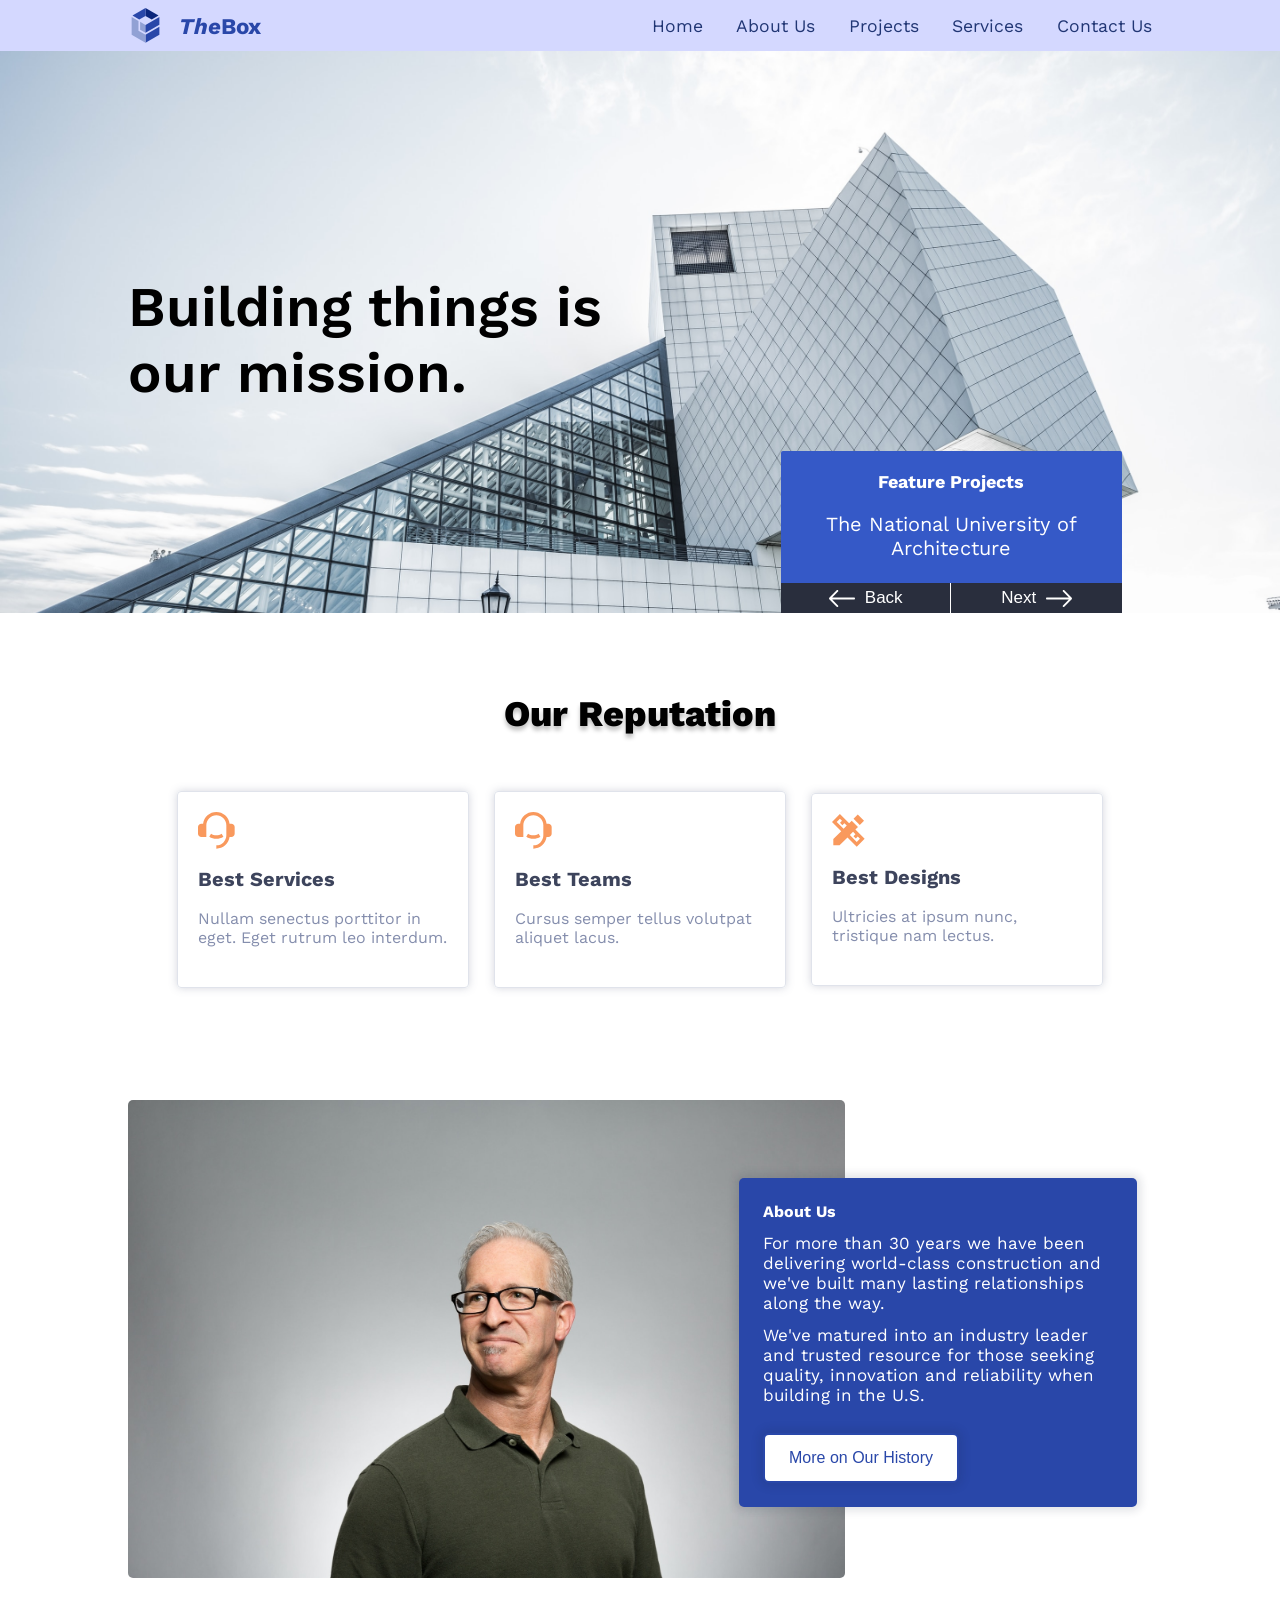
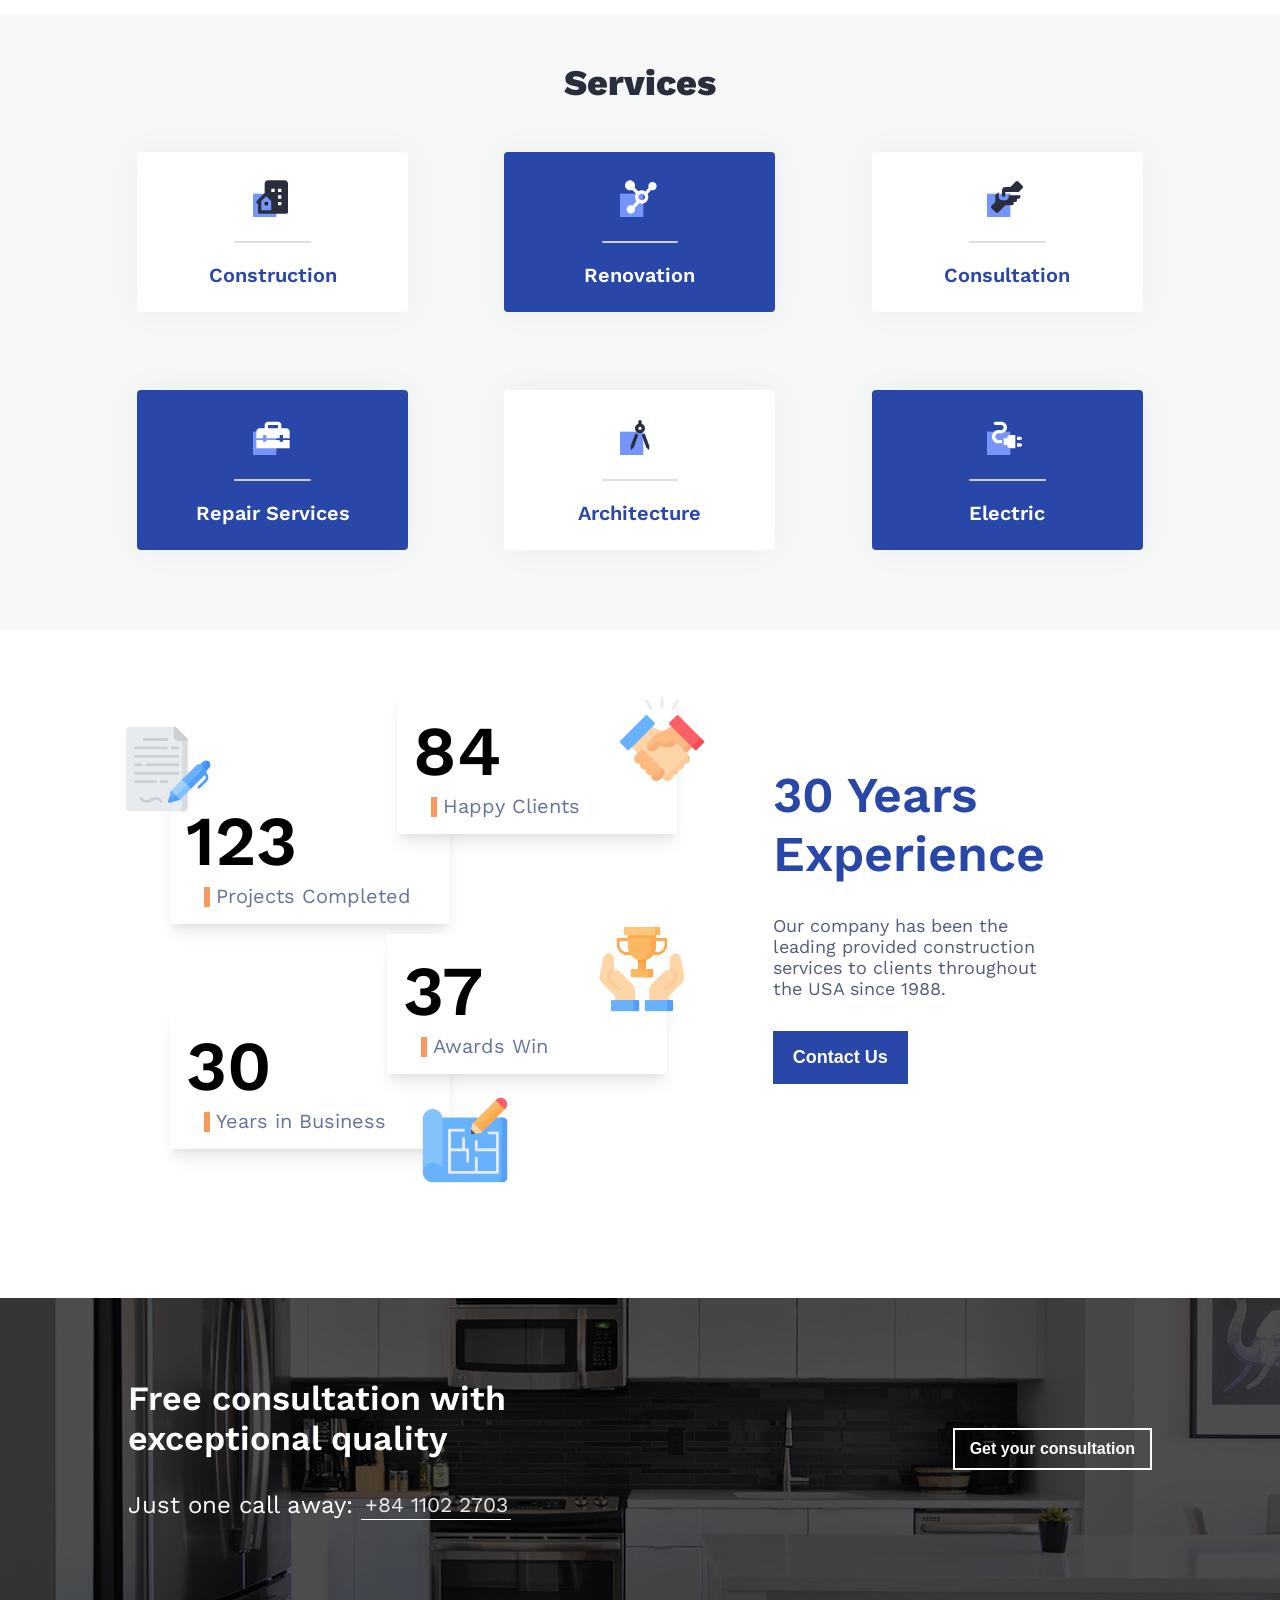
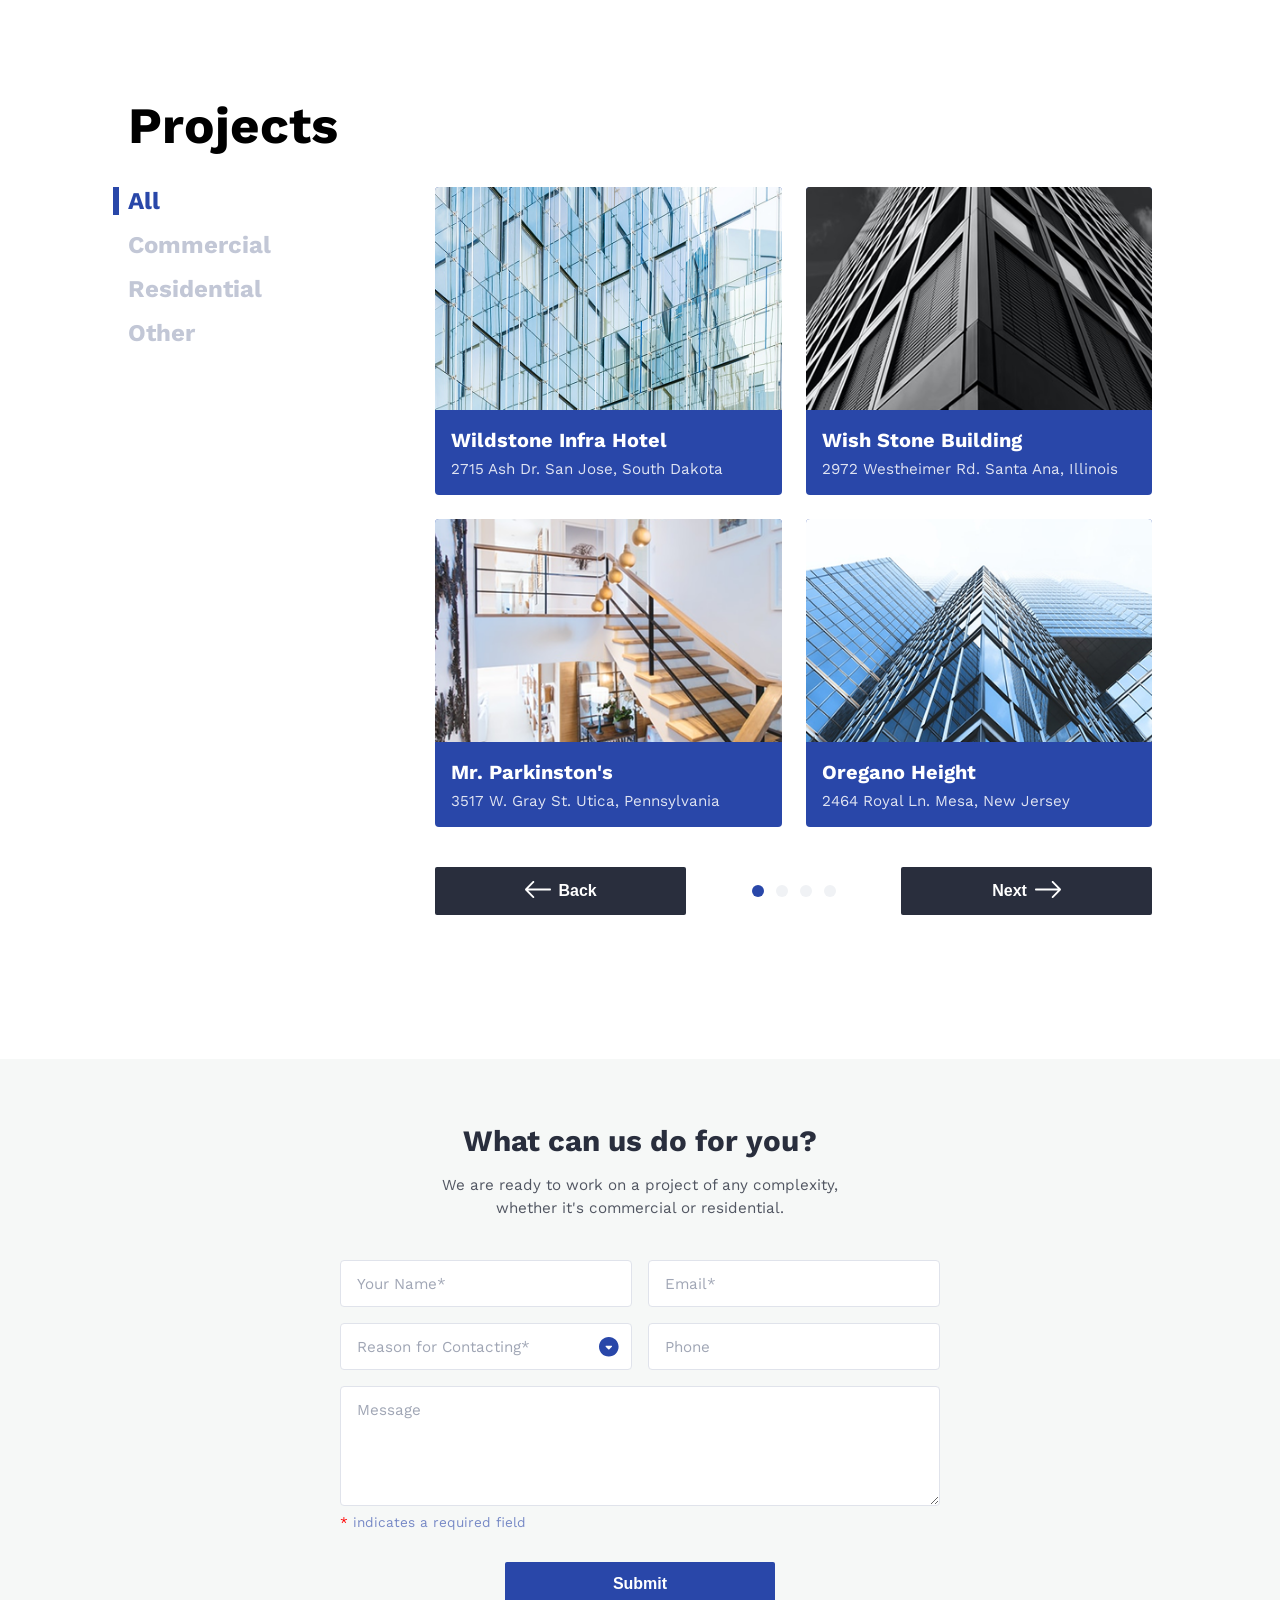
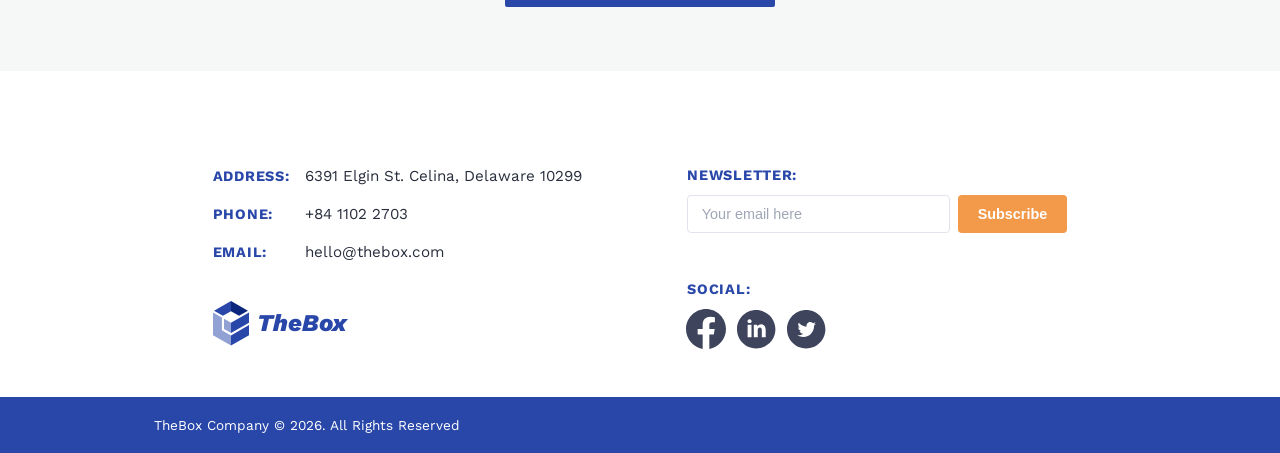
<file: figmaTheBox/index.html>
<!doctype html>
<html lang="en">
  <head>
    <meta charset="UTF-8" />
    <meta name="viewport" content="width=device-width, initial-scale=1.0" />
    <title>The Box</title>
    <link rel="stylesheet" href="style.css" />
    <link rel="stylesheet" href="media.css" />
    <link rel="shortcut icon" href="./images/nav/nav.svg" type="image/x-icon" />
  </head>
  <body>
    <header class="nav">
      <nav>
        <div class="navWrapper widthContainer">
          <div class="navLogo">
            <a href="#">
              <img src="./images/nav/nav.svg" alt="nav logo" />
              <span><i>The</i>Box</span>
            </a>
          </div>
          <div class="navItems">
            <ul>
              <li><a href="#">Home</a></li>
              <li><a href="#">About Us</a></li>
              <li><a href="#">Projects</a></li>
              <li><a href="#">Services</a></li>
              <li><a href="#">Contact Us</a></li>
            </ul>
            <button type="button" class="btn barBtn" aria-label="navbarBtn">
              <svg xmlns="http://www.w3.org/2000/svg" viewBox="0 0 640 640">
                <path
                  d="M96 160C96 142.3 110.3 128 128 128L512 128C529.7 128 544 142.3 544 160C544 177.7 529.7 192 512 192L128 192C110.3 192 96 177.7 96 160zM96 320C96 302.3 110.3 288 128 288L512 288C529.7 288 544 302.3 544 320C544 337.7 529.7 352 512 352L128 352C110.3 352 96 337.7 96 320zM544 480C544 497.7 529.7 512 512 512L128 512C110.3 512 96 497.7 96 480C96 462.3 110.3 448 128 448L512 448C529.7 448 544 462.3 544 480z"
                />
              </svg>
            </button>
          </div>
        </div>
      </nav>
    </header>

    <main>
      <section class="hero">
        <div class="heroContent">
          <div class="heroWrapper widthContainer">
            <div class="heroHeading">
              <h1>Building things is our mission.</h1>
            </div>
            <div class="heroFeaturesArea">
              <div class="featuresAreaProject">
                <p>Feature Projects</p>
                <div class="featureSubHeading">
                  <h3>The National University of Architecture</h3>
                </div>
              </div>
              <div class="featuresAreaBtn">
                <button type="button" class="btn backBtn">
                  <img
                    src="./images/hero/leftArrow.svg"
                    alt="left Arrow button"
                  />
                  <span>Back</span>
                </button>
                <button type="button" class="btn nextBtn">
                  <span>Next</span>
                  <img
                    src="./images/hero/rightArrow.svg"
                    alt="right Arrow button"
                  />
                </button>
              </div>
            </div>
          </div>
        </div>
      </section>

      <section class="reputation">
        <div class="reputationContent widthContainer">
          <h2>Our Reputation</h2>
          <div class="reputationCards">
            <div class="reputationCard">
              <img src="./images/reputation/headset.svg" alt="Best Services" />
              <h3>Best Services</h3>
              <p>
                Nullam senectus porttitor in eget. Eget rutrum leo interdum.
              </p>
            </div>
            <div class="reputationCard">
              <img src="./images/reputation/headset.svg" alt="Best Services" />
              <h3>Best Teams</h3>
              <p>Cursus semper tellus volutpat aliquet lacus.</p>
            </div>
            <div class="reputationCard">
              <img src="./images/reputation/scale.svg" alt="Best Services" />
              <h3>Best Designs</h3>
              <p>Ultricies at ipsum nunc, tristique nam lectus.</p>
            </div>
          </div>
          <div class="personContainer">
            <div class="personImage">
              <img src="./images/reputation/person.jpg" alt="A Person" />
            </div>
            <div class="aboutUs">
              <h4>About Us</h3>
              <p>
                For more than 30 years we have been delivering world-class
                construction and we've built many lasting relationships along the way. 
              </p>
              <p>We've matured into an industry leader and trusted resource for those seeking quality, innovation and reliability when building in the U.S.</p>
              <button type="button" class="aboutUsBtn btn">
                More on Our History
              </button>
            </div>
          </div>
        </div>
      </section>

      <section class="services">
        <div class="serviceContent">
          <div class="serviceWrapper widthContainer">
            <div class="serviceHeading">
              <span>Services</span>
            </div>
            <div class="serviceCards">
              <div class="serviceCard serviceConstruction">
                <div class="serviceCardImg">
                  <img
                    src="./images/services/construction.svg"
                    alt="service construction image"
                  />
                </div>
                <div class="serviceCardLine">
                  <hr />
                </div>
                <div class="serviceCardText">
                  <span>Construction</span>
                </div>
              </div>
              <div class="serviceCard serviceRenovation">
                <div class="serviceCardImg">
                  <img
                    src="./images/services/renovation.svg"
                    alt="service renovation image"
                  />
                </div>
                <div class="serviceCardLine">
                  <hr />
                </div>
                <div class="serviceCardText">
                  <span>Renovation</span>
                </div>
              </div>
              <div class="serviceCard serviceConsultation">
                <div class="serviceCardImg">
                  <img
                    src="./images/services/consult.svg"
                    alt="service consultation image"
                  />
                </div>
                <div class="serviceCardLine">
                  <hr />
                </div>
                <div class="serviceCardText">
                  <span>Consultation</span>
                </div>
              </div>
              <div class="serviceCard serviceRepair">
                <div class="serviceCardImg">
                  <img
                    src="./images/services/repair.svg"
                    alt="service repair image"
                  />
                </div>
                <div class="serviceCardLine">
                  <hr />
                </div>
                <div class="serviceCardText">
                  <span>Repair Services</span>
                </div>
              </div>
              <div class="serviceCard serviceArchitect">
                <div class="serviceCardImg">
                  <img
                    src="./images/services/architect.svg"
                    alt="service Architecture image"
                  />
                </div>
                <div class="serviceCardLine">
                  <hr />
                </div>
                <div class="serviceCardText">
                  <span>Architecture</span>
                </div>
              </div>
              <div class="serviceCard serviceElectric">
                <div class="serviceCardImg">
                  <img
                    src="./images/services/electric.svg"
                    alt="service electric image"
                  />
                </div>
                <div class="serviceCardLine">
                  <hr />
                </div>
                <div class="serviceCardText">
                  <span>Electric</span>
                </div>
              </div>
            </div>
          </div>
        </div>
      </section>

      <section class="experience">
        <div class="experienceContent widthContainer">
          <div class="experienceContentWrapper">
            <div class="experienceResults">
              <div class="experienceResultsCard position1">
                <div class="resultsCardContent">
                  <div class="resultsCardImage1 img">
                    <img
                      src="./images/experience/handshake.svg"
                      alt="handshake"
                    />
                  </div>
                  <div class="resultsCardNumber">
                    <h2>84</h2>
                  </div>
                  <div class="resultsCardName">
                    <p>Happy Clients</p>
                  </div>
                </div>
              </div>
              <div class="experienceResultsCard position2">
                <div class="resultsCardContent">
                  <div class="resultsCardImage2 img">
                    <img src="./images/experience/notes.svg" alt="notes" />
                  </div>
                  <div class="resultsCardNumber">
                    <h2>123</h2>
                  </div>
                  <div class="resultsCardName">
                    <p>Projects Completed</p>
                  </div>
                </div>
              </div>
              <div class="experienceResultsCard position3">
                <div class="resultsCardContent">
                  <div class="resultsCardImage3 img">
                    <img src="./images/experience/prize.svg" alt="prize" />
                  </div>
                  <div class="resultsCardNumber">
                    <h2>37</h2>
                  </div>
                  <div class="resultsCardName">
                    <p>Awards Win</p>
                  </div>
                </div>
              </div>
              <div class="experienceResultsCard position4">
                <div class="resultsCardContent">
                  <div class="resultsCardImage4 img">
                    <img
                      src="./images/experience/blueprint.svg"
                      alt="blueprint"
                    />
                  </div>
                  <div class="resultsCardNumber">
                    <h2>30</h2>
                  </div>
                  <div class="resultsCardName">
                    <p>Years in Business</p>
                  </div>
                </div>
              </div>
            </div>
            <div class="experienceYears">
              <div class="yearsHeading">
                <h2>30 Years Experience</h2>
              </div>
              <div class="yearsSubtitle">
                <p>
                  Our company has been the leading provided construction
                  services to clients throughout the USA since 1988.
                </p>
              </div>
              <div class="yearsBtn">
                <button class="btn yearBtn" type="button">Contact Us</button>
              </div>
            </div>
          </div>
        </div>
      </section>

      <section class="consult">
        <div class="consultWrapper widthContainer">
          <div class="consultContent">
            <div class="consultHeading">
              <h2>Free consultation with exceptional quality</h2>
            </div>
            <div class="consultCall">
              <label for="call">Just one call away: </label>
              <input
                readonly
                type="tel"
                id="call"
                placeholder="+84 1102 2703"
              />
            </div>
          </div>
          <button class="consultBtn" type="button">
            Get your consultation
          </button>
        </div>
      </section>

      <section class="projects">
        <div class="projectsContent widthContainer">
          <div class="projectsHeading">
            <h2>Projects</h2>
          </div>
          <div class="projectsWrapper">
            <div class="projectsTabs">
              <h4 class="activeTab">All</h4>
              <h4 class="notActiveTab">Commercial</h4>
              <h4 class="notActiveTab">Residential</h4>
              <h4 class="notActiveTab">Other</h4>
            </div>
            <div class="projectsShowcase">
              <div class="projectsGrid">
                <!-- Card 1 -->
                <div class="projectCard">
                  <div class="cardImage">
                    <img
                      src="./images/projects/wildstone.png"
                      alt="Wildstone Infra Hotel"
                    />
                  </div>
                  <div class="cardContent">
                    <h4 class="cardTitle">Wildstone Infra Hotel</h4>
                    <p class="cardSubtitle">
                      2715 Ash Dr. San Jose, South Dakota
                    </p>
                  </div>
                </div>

                <!-- Card 2 -->
                <div class="projectCard">
                  <div class="cardImage">
                    <img
                      src="./images/projects/wishStone.png"
                      alt="Wish Stone Building"
                    />
                  </div>
                  <div class="cardContent">
                    <h4 class="cardTitle">Wish Stone Building</h4>
                    <p class="cardSubtitle">
                      2972 Westheimer Rd. Santa Ana, Illinois
                    </p>
                  </div>
                </div>

                <!-- Card 3 -->
                <div class="projectCard">
                  <div class="cardImage">
                    <img
                      src="./images/projects/parkinston.png"
                      alt="Mr. Parkinston's House"
                    />
                  </div>
                  <div class="cardContent">
                    <h4 class="cardTitle">Mr. Parkinston's</h4>
                    <p class="cardSubtitle">
                      3517 W. Gray St. Utica, Pennsylvania
                    </p>
                  </div>
                </div>

                <!-- Card 4 -->
                <div class="projectCard">
                  <div class="cardImage">
                    <img
                      src="./images/projects/oregano.png"
                      alt="Oregano Height"
                    />
                  </div>
                  <div class="cardContent">
                    <h4 class="cardTitle">Oregano Height</h4>
                    <p class="cardSubtitle">2464 Royal Ln. Mesa, New Jersey</p>
                  </div>
                </div>
              </div>

              <div class="projectsNavigation">
                <button class="navBtn">
                  <span class="btnArrow"
                    ><img src="./images/hero/leftArrow.svg" alt="left Arrow"
                  /></span>
                  Back
                </button>

                <div class="dotsPagination">
                  <span class="dot active"></span>
                  <span class="dot"></span>
                  <span class="dot"></span>
                  <span class="dot"></span>
                </div>

                <button class="navBtn">
                  Next
                  <span class="btnArrow"
                    ><img src="./images/hero/rightArrow.svg" alt="right arrow"
                  /></span>
                </button>
              </div>
            </div>
          </div>
        </div>
      </section>

      <section class="contactUs">
        <div class="contactUsContent">
          <div class="contactUsWrapper widthContainer">
            <h4 class="contactUsTitle">What can us do for you?</h4>
            <p class="contactUsSubtitle">
              We are ready to work on a project of any complexity, whether it's
              commercial or residential.
            </p>

            <form autocomplete="on" class="contactForm">
              <div class="inputGrid">
                <input
                  type="text"
                  class="formInput"
                  placeholder="Your Name*"
                  required
                />
                <input
                  type="email"
                  class="formInput"
                  placeholder="Email*"
                  required
                />
                <select aria-label="selection" class="formSelect" required>
                  <option value="" disabled selected hidden>
                    Reason for Contacting*
                  </option>
                  <option value="commercial">Commercial Project</option>
                  <option value="residential">Residential Project</option>
                  <option value="other">Other Inquiry</option>
                </select>
                <input type="tel" class="formInput" placeholder="Phone" />
              </div>

              <textarea
                class="formTextarea"
                placeholder="Message"
                rows="5"
              ></textarea>

              <p class="requiredNotice">
                <span>*</span> indicates a required field
              </p>

              <button type="submit" class="submitBtn">Submit</button>
            </form>
          </div>
        </div>
      </section>
    </main>

    <footer class="footer">
      <div class="footerContent widthContainer">
        <!-- Left Column: Contact Info , Logo -->
        <div class="footerLeft">
          <div class="infoList">
            <div class="infoItem">
              <span class="infoLabel">ADDRESS:</span>
              <span class="infoText"
                >6391 Elgin St. Celina, Delaware 10299</span
              >
            </div>
            <div class="infoItem">
              <span class="infoLabel">PHONE:</span>
              <span class="infoText">+84 1102 2703</span>
            </div>
            <div class="infoItem">
              <span class="infoLabel">EMAIL:</span>
              <span class="infoText">hello@thebox.com</span>
            </div>
          </div>

          <div class="footerLogo">
            <img src="./images/nav/nav.svg" alt="TheBox Logo" class="logoImg" />
            <span class="logoText">TheBox</span>
          </div>
        </div>

        <!-- Right Column: Newsletter , Social Links -->
        <div class="footerRight">
          <div class="newsletterSection">
            <h4 class="footerHeading">NEWSLETTER:</h4>
            <form class="newsletterForm">
              <input
                type="email"
                class="newsletterInput"
                placeholder="Your email here"
                required
              />
              <button type="submit" class="subscribeBtn">Subscribe</button>
            </form>
          </div>

          <div class="socialSection">
            <h4 class="footerHeading">SOCIAL:</h4>
            <div class="socialIcons">
              <a href="#" class="socialLink" aria-label="Facebook">
                <img src="./images/socials/facebook.svg" alt="facebook" />
              </a>
              <a href="#" class="socialLink" aria-label="LinkedIn">
                <img src="./images/socials/linkedin.svg" alt="linkedIn" />
              </a>
              <a href="#" class="socialLink" aria-label="Twitter">
                <img src="./images/socials/twitter.svg" alt="twitter" />
              </a>
            </div>
          </div>
        </div>
      </div>

      <div class="footerBottom">
        <div class="widthContainer">
          <p class="copyrightText">
            TheBox Company &copy; 2026. All Rights Reserved
          </p>
        </div>
      </div>
    </footer>
  </body>
</html>
</file>
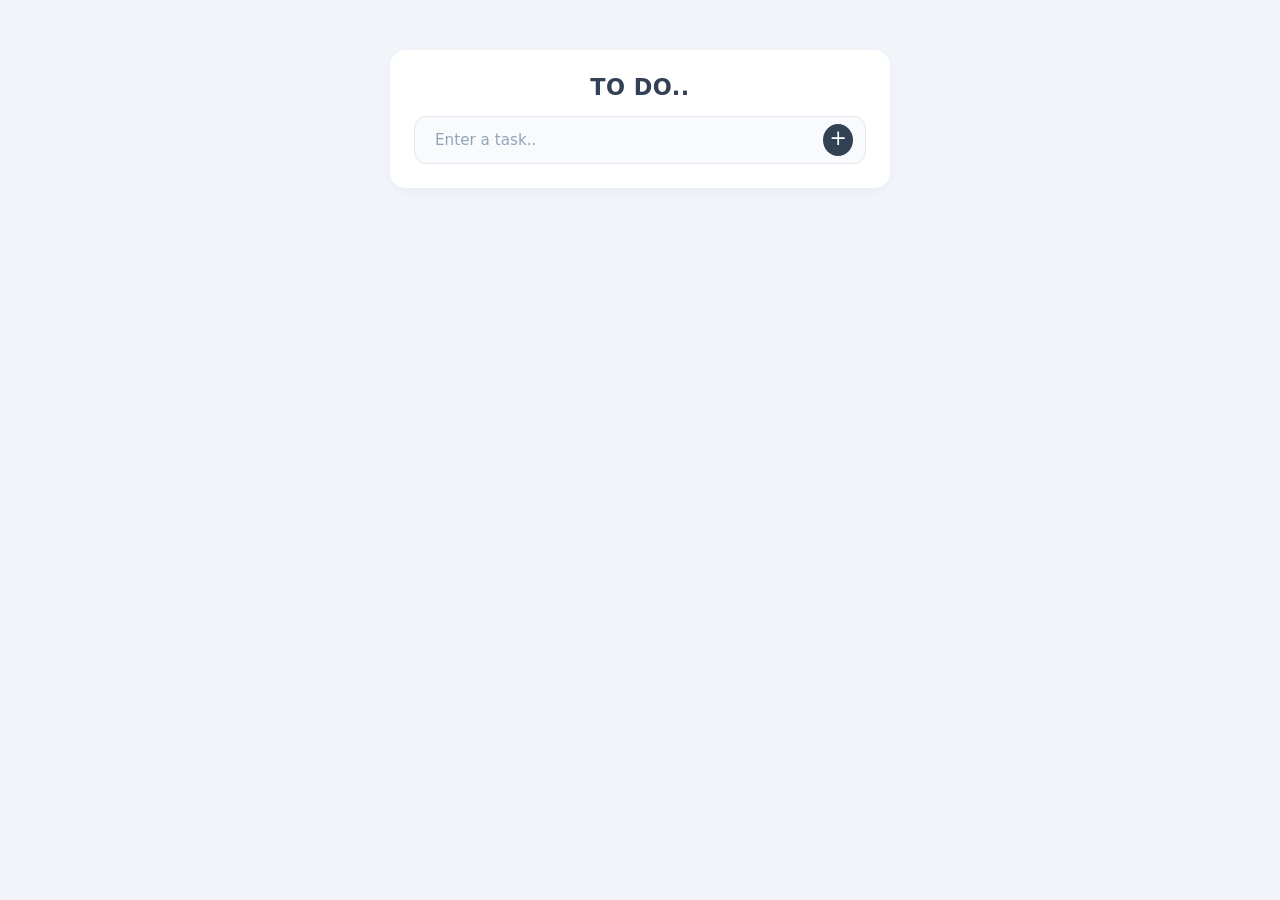
<file: TodoApp/index.html>
<!doctype html>
<html lang="en">
  <head>
    <meta charset="UTF-8" />
    <meta name="viewport" content="width=device-width, initial-scale=1.0" />
    <title>To Do</title>
    <link rel="stylesheet" href="style.css" />
  </head>
  <body>
    <div class="container">
      <h1>TO DO..</h1>
      <div class="input-box">
        <input id="input" type="text" placeholder="Enter a task.." />
        <button id="button" type="button" id="btn">+</button>
      </div>
    </div>

    <div class="output"></div>

    <script src="script.js"></script>
  </body>
</html>
</file>
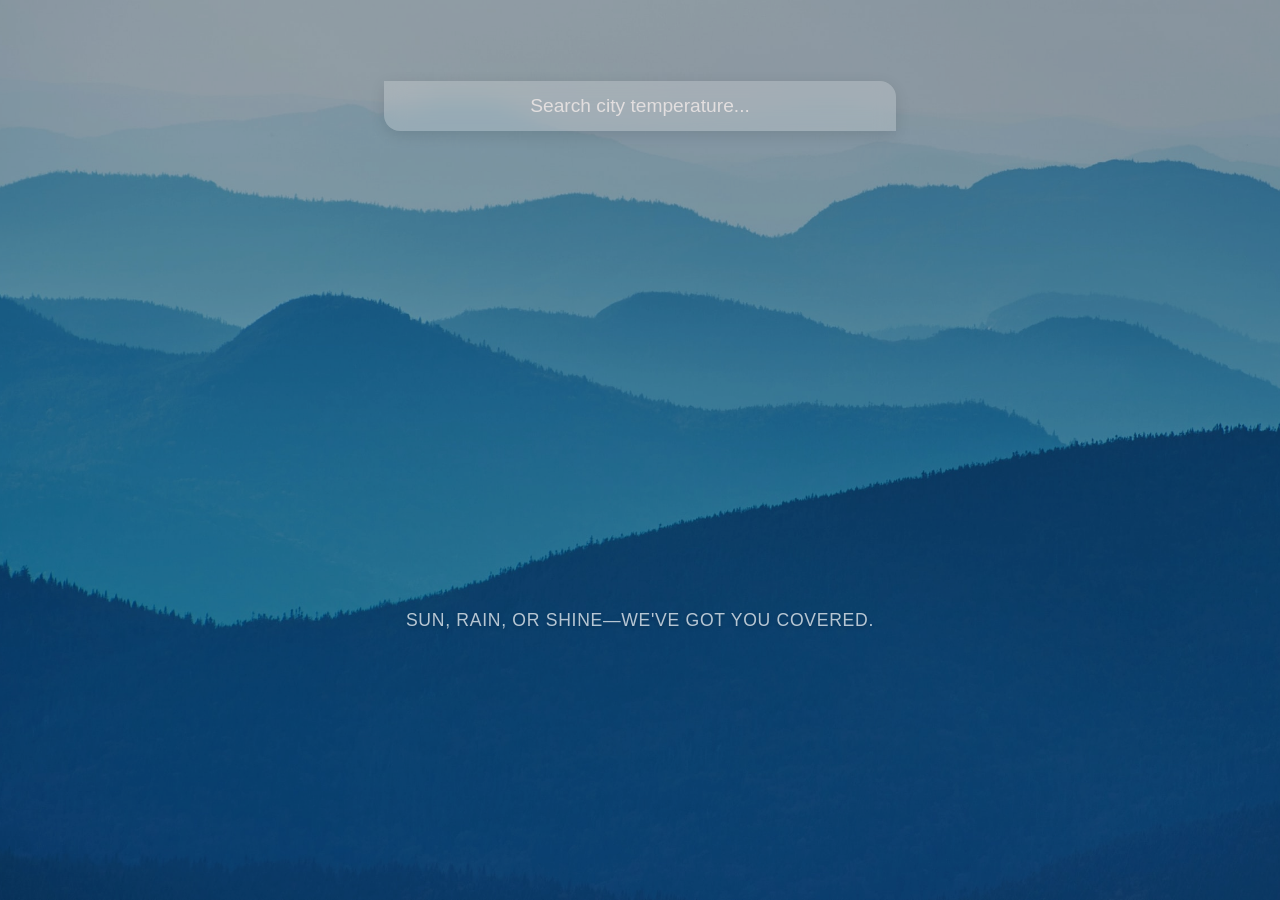
<file: weatherApp/index.html>
<!doctype html>
<html lang="en">
  <head>
    <meta charset="UTF-8" />
    <meta name="viewport" content="width=device-width, initial-scale=1.0" />
    <title>Find Weather</title>
    <link rel="stylesheet" href="style.css" />
    <script src="script.js" defer></script>
  </head>
  <body>
    <div class="searchBox">
      <input
        type="text"
        id="searchInput"
        placeholder="Search city temperature..."
        autocomplete="off"
      />
      <span class="errorMessage" id="errorMessage"></span>
    </div>
    <div class="weatherContainer">
      <div class="weatherCard" id="weatherCard">
        <h2 class="city" id="cityName"></h2>
        <p class="date" id="localDate"></p>

        <div class="iconText">
          <div class="iconBox" id="weatherIcon">
            <!-- <img src="" alt="weatherIcon" /> -->
          </div>
          <div class="tempCondition">
            <h1 class="temp" id="temperature"></h1>
            <h3 class="condition" id="weatherCondition"></h3>
          </div>
        </div>

        <div class="extraInfo">
          <span class="greetText" id="greetText"
            >Sun, rain, or shine—we've got you covered.</span
          >
          <div class="detailsMetrics">
            <div class="detailItem">
              <span class="label">Rain Chance</span>
              <span class="value" id="rainChance"></span>
            </div>
            <div class="detailItem">
              <span class="label">Humidity</span>
              <span class="value" id="humidity"></span>
            </div>
            <div class="detailItem">
              <span class="label">Feels Like</span>
              <span class="value" id="feelsLike"></span>
            </div>
            <div class="detailItem">
              <span class="label">Precipitation</span>
              <span class="value" id="precipitation"></span>
            </div>
            <div class="detailItem">
              <span class="label">Will Rain</span>
              <span class="value" id="willRain"></span>
            </div>
          </div>
        </div>
      </div>
    </div>
  </body>
</html>
</file>
<file: figmaTheBox/style.css>
@import url("https://fonts.googleapis.com/css2?family=Work+Sans:ital,wght@0,100..900;1,100..900&display=swap");

* {
  padding: 0;
  margin: 0;
  box-sizing: border-box;
}

body {
  font-family: "Work Sans", sans-serif;
  background-color: #fff;
  max-width: 1920px;
  margin: 0 auto;
}

a {
  text-decoration: none;
}

li {
  list-style: none;
}

.btn {
  outline: none;
  border: none;
}

::selection {
  background-color: #213674;
  color: #fff;
}

.widthContainer {
  width: 80%;
  margin: 0 auto;
}

/* Nav section */

.nav {
  width: 100%;
  background-color: #001aff2b;
  padding: 0.5rem 0;
  position: relative;
}

.navWrapper {
  display: flex;
  align-items: center;
  justify-content: space-between;
}

.navLogo a {
  display: flex;
  align-items: center;
  gap: 1rem;
}

.navLogo a span {
  font-size: 1.5rem;
  font-weight: 700;
  color: #2947a9;
}

.navItems {
  display: flex;
  align-items: center;
  gap: 3rem;
}

.navItems ul {
  display: flex;
  align-items: center;
  gap: 3.1rem;
}

.navItems ul li a {
  color: #213674;
  font-weight: 400;
  font-size: 1.1rem;
  cursor: pointer;
  transition: color 0.16s ease;
}

.navItems ul li a:hover {
  color: #f9995d;
}

.barBtn {
  background: transparent;
  display: none;
}

.barBtn svg {
  fill: #2947a9;
  width: 30px;
  height: 30px;
  cursor: pointer;
}

.barBtn svg:active {
  scale: 0.94;
}

/* Hero section */

.heroContent {
  background: url("./images/hero/bg.png") no-repeat center / cover;

  padding: 80px 0 0 0;
}

.heroWrapper {
  display: flex;
  align-items: center;
  justify-content: space-between;
  /* padding: 40px 0; */
}

.heroHeading {
  width: 45%;
}

.heroHeading h1 {
  font-size: 72px;
  font-weight: 600;
  padding-bottom: 4rem;
}

.heroFeaturesArea {
  align-self: flex-end;
  margin-left: 15rem;
  margin-top: 20rem;

  width: 416px;

  display: flex;
  flex-direction: column;
  align-items: center;
  justify-content: space-between;
}

.featuresAreaProject {
  width: 85%;
  padding: 20px 10px;
  text-align: center;
  display: flex;
  flex-direction: column;
  align-items: center;
  gap: 20px;

  border-top-left-radius: 2px;
  border-top-right-radius: 2px;
}

.featuresAreaProject {
  background-color: #3559c7;
  color: #fff;
}

.featuresAreaProject p {
  font-weight: 700;
  font-size: 20px;
}

.featuresAreaProject h3 {
  font-weight: 400;
  font-size: 24px;
  padding-bottom: 0.2rem;
}

.featuresAreaBtn {
  background-color: #fff;
  width: 85%;
  display: flex;
  align-items: center;
  justify-content: space-between;
}

.featuresAreaBtn .backBtn {
  width: 49.7%;
  padding: 5px;
}

.featuresAreaBtn .nextBtn {
  width: 50%;
  padding: 5px;
}

.featuresAreaBtn .backBtn,
.featuresAreaBtn .nextBtn {
  /* background: transparent; */
  background-color: #292e3d;
  color: #fff;
  display: flex;
  align-items: center;
  justify-content: center;
  gap: 10px;

  cursor: pointer;
}

.featuresAreaBtn .backBtn,
.featuresAreaBtn .nextBtn > span {
  font-size: 17px;
  font-weight: 400;
}

.featuresAreaBtn .backBtn:active,
.featuresAreaBtn .nextBtn:active {
  scale: 0.99;
}

.featuresAreaBtn .backBtn:hover,
.featuresAreaBtn .nextBtn:hover {
  background-color: #213674;
}

/* Reputation Section */
.reputationContent {
  margin-top: 5rem;
  margin-bottom: 4rem;
}

.reputationContent h2 {
  font-size: 36px;
  font-weight: 800;
  text-align: center;

  text-shadow: 0 4px 4px #00000040;
}

.reputationCards {
  margin: 3.5rem 0;
  display: flex;
  align-items: center;
  justify-content: space-around;
  flex-wrap: wrap;
  gap: 10px;
}

.reputationCard {
  border: 1.4px solid #e0e3eb;
  border-radius: 4px;
  width: 292px;
  padding: 20px 20px 40px 20px;
  display: flex;
  flex-direction: column;
  align-items: flex-start;
  gap: 18px;

  box-shadow: 0 0 8px #57607d41;

  transition:
    border-color 0.2s ease,
    box-shadow 0.2s ease;
}

.reputationCard:hover {
  border-color: #f9995dc8;
  box-shadow: 0 0 3px 6px #f9995d21;
}

.reputationCard h3 {
  font-size: 20px;
  font-weight: 700;
  color: #3d445c;
}

.reputationCard p {
  font-size: 16px;
  font-weight: 400;
  color: #858ead;
}

/* Person container */
.personContainer {
  margin: 7rem 0 3rem 0;
  position: relative;
}

.personImage img {
  border-radius: 5px;
  width: 70%;
}

.aboutUs {
  position: absolute;
  top: 58px;
  right: 45px;

  padding: 3rem;
  display: flex;
  flex-direction: column;
  align-items: flex-start;
  gap: 19px;

  width: 488px;
  border-radius: 5px;

  background-color: #2947a9;
  color: #fff;
  text-align: left;

  box-shadow: 0 0 8px 4px #19243a1f;
}

.aboutUs h3 {
  font-size: 32px;
  font-weight: 700;
}

.aboutUs p {
  width: 100%;
  font-size: 18px;
  font-weight: 400;
}

.aboutUs .aboutUsBtn {
  padding: 16px 20px 16px 20px;
  border-radius: 6px;
  border: 2px solid #2947a9;
  cursor: pointer;

  font-size: 18px;
  font-weight: 500;
  background-color: #fff;
  color: #2947a9;
  margin-top: 2rem;
  box-shadow: 0 0 8px 4px #19243a1f;
}

.aboutUs .aboutUsBtn:hover {
  color: #395fd9;
}

/* Services section */
.serviceContent {
  background-color: #f6f8f7;
  width: 100%;
  margin: 8rem 0 4rem;
}

.serviceHeading {
  font-size: 36px;
  color: #292e3d;
  font-weight: 800;
  padding: 3rem 0;
  text-align: center;
}

.serviceCardImg svg {
  width: 40px;
  height: 40px;
}

.serviceCards {
  display: flex;
  align-items: center;
  justify-content: space-around;
  flex-wrap: wrap;
  gap: 98px;
  padding-bottom: 5rem;
}

.serviceCard {
  padding: 25px;
  display: flex;
  flex-direction: column;
  align-items: center;
  gap: 20px;
  background-color: #ffffff;
  border-radius: 4px;
  width: 271px;
  box-shadow: 0 0 37px -2px #1118270d;
}

.serviceCardText span {
  font-size: 20px;
  font-weight: 600;
  color: #2947a9;
}

.serviceCard:nth-child(even) {
  background-color: #2947a9;
}

.serviceCard:nth-child(even) .serviceCardText span {
  color: #ffffff;
}

.serviceCard:nth-child(even):hover {
  box-shadow: inset 0 0 12px 6px #062da4;
}

.serviceCardLine hr {
  width: 6vw;
  /* height: 2px; */
  padding: 1px;
  background-color: #dedcdce7;
  border: transparent;
  border-radius: 2px;
}

/* Experience Section */
.experienceContent {
  background-color: #fff;
  position: relative;
  padding: 2rem 0;
}

.experienceContentWrapper {
  display: flex;
  /* align-items: center; */
  justify-content: space-between;
  width: 100%;
  gap: 2rem;
}

.experienceResults {
  width: 50%;
}

.experienceYears {
  width: 35%;
}

/* experienceResults */
.experienceResults {
  position: relative;
  /* background-color: #062da4; */
}

.experienceResultsCard {
  width: 280px;
  background-color: #fff;
  box-shadow:
    0 4px 6px -2px #1118270d,
    0 12px 16px -4px #1118271a;
}

.position1 {
  position: absolute;
  top: 0;
  right: 0;
  z-index: 2;
}

.position2 {
  position: absolute;
  top: 60px;
  left: 90px;
  z-index: 1;
}

.position3 {
  position: absolute;
  top: 195px;
  right: 40px;
  z-index: 3;
}

.position4 {
  position: absolute;
  bottom: -40px;
  left: 150px;
  z-index: 2;
}

.resultsCardContent {
  position: relative;
  padding: 1rem;
}

.img img {
  width: 90px;
}

.resultsCardImage1 {
  position: absolute;
  right: -30px;
  top: 0;
}

.resultsCardImage2 {
  position: absolute;
  left: -47px;
  top: -60px;
}

.resultsCardImage3 {
  position: absolute;
  right: -20px;
  top: -10px;
}

.resultsCardImage4 {
  position: absolute;
  bottom: -40px;
  right: -60px;
}

.resultsCardNumber h2 {
  font-size: 70px;
  font-weight: 600;
  padding-bottom: 2px;
}

.resultsCardName p {
  font-size: 20px;
  font-weight: 400;
  position: relative;
  margin-left: 30px;
  color: #667299;
}

.resultsCardName p::before {
  content: "";
  position: absolute;
  top: 3px;
  left: -12px;
  width: 5px;
  /* height: 19px; */
  padding: 10px 0.7px;
  background-color: #f9995d;
}

/* experienceYears */
.yearsHeading {
  width: 70%;
}

.experienceYears {
  display: flex;
  flex-direction: column;
  align-items: start;
  justify-content: center;
  gap: 2rem;
  padding: 1rem;
}

.experienceYears .yearsHeading h2 {
  font-size: 60px;
  font-weight: 600;
  color: #2947a9;
}

.experienceYears .yearsSubtitle {
  width: 80%;
}

.experienceYears .yearsSubtitle p {
  font-size: 20px;
  font-weight: 400;
  color: #525b7a;
}

.yearsBtn .yearBtn {
  padding: 16px 20px 16px 20px;
  background-color: #2947a9;
  color: #fff;
  font-size: 18px;
  font-weight: 600;
  cursor: pointer;
  transition: background-color 0.2s ease;
}

.yearBtn:hover {
  background-color: #062da4;
}

/* consult section */
.consult {
  background: url(./images/consult/consultImage.png) no-repeat center/cover;
  margin-top: 7rem;
  padding: 5rem 0;
}

.consultWrapper {
  display: flex;
  align-items: center;
  justify-content: space-between;
}

.consultContent {
  display: flex;
  flex-direction: column;
  gap: 2rem;
}

.consultCall {
  display: flex;
  align-items: center;
  gap: 0.5rem;
  color: #ffffff;
  font-family: inherit;
}

.consultHeading h2 {
  font-size: 34px;
  font-weight: 600;
  color: #fff;
}

.consultCall label {
  font-size: 24px;
  font-weight: 400;
  color: #ffffff;
}

/* Tel Input field */
.consultCall input[type="tel"] {
  background: transparent;
  border: none;
  border-bottom: 1px solid #ffffff;
  border-radius: 0;
  color: #ffffff;
  font-size: 21px;
  font-family: inherit;
  padding: 2px 4px;
  outline: none;
  width: 150px;
}

.consultCall input[type="tel"]::placeholder {
  color: rgba(255, 255, 255, 0.9);
}

.consultCall input[type="tel"]:focus {
  border-bottom: 1px solid #ffffff;
}

.consultBtn {
  background-color: transparent;
  border: 2px solid #fff;
  padding: 16px 20px 16px 20px;
  font-size: 18px;
  font-weight: 600;
  color: #fff;
  cursor: pointer;
  transition: background-color 0.2s ease;
}

.consultBtn:hover {
  background-color: #ffffff1d;
}

/* Projects section */
.projectsContent {
  padding: 6rem 0;
}

.projectsHeading {
  font-weight: 600;
  font-size: 34px;
}

.projectsWrapper {
  padding: 2rem 0;
  width: 100%;

  display: flex;
  align-items: start;
  justify-content: space-between;
}

.projectsTabs {
  display: flex;
  flex-direction: column;
  gap: 1rem;
  width: 30%;
}

.projectsTabs h4 {
  font-size: 24px;
  font-weight: 700;
  position: relative;
}

.projectsTabs .activeTab {
  color: #2947a9;
}

.projectsTabs .notActiveTab {
  color: #c2c7d6;
}

.projectsTabs .activeTab::before {
  content: "";
  background-color: #2947a9;
  position: absolute;
  left: -15px;
  width: 4px;
  padding: 14px 1px;
}

.projectsShowcase {
  width: 60%;
}

/* projects grids */
.projectsGrid {
  display: grid;
  grid-template-columns: repeat(2, 1fr);
  gap: 1.5rem;
  margin-bottom: 2.5rem;
}

/* Card Component */
.projectCard {
  background-color: #2947a9;
  border-radius: 4px;
  overflow: hidden;
}

.cardImage img {
  width: 100%;
  display: block;
  object-fit: cover;

  transition: transform 0.4s ease;
}

.cardImage:hover img {
  transform: scale(1.06);
}

.cardContent {
  padding: 1.1rem 1rem;
}

.cardTitle {
  color: #ffffff;
  font-size: 1.25rem;
  font-weight: 700;
  margin-bottom: 0.5rem;
}

.cardSubtitle {
  color: #ffffff;
  font-size: 0.95rem;
  opacity: 0.85;
  margin: 0;
}

.projectsNavigation {
  display: flex;
  align-items: center;
  justify-content: space-between;
}

.navBtn {
  background-color: #292e3d;
  color: #ffffff;
  border: none;
  padding: 0.85rem 2.5rem;
  width: 35%;
  font-size: 1rem;
  font-weight: 600;
  border-radius: 2px;
  cursor: pointer;
  display: flex;
  align-items: center;
  justify-content: center;
  gap: 0.5rem;
}

.navBtn:hover {
  background-color: #1f232e;
}

/* Pagination Dots */
.dotsPagination {
  display: flex;
  align-items: center;
  gap: 0.75rem;
}

.dot {
  width: 12px;
  padding-bottom: 12px;
  background-color: #f0f2f5;
  border-radius: 50%;
  display: inline-block;
}

.dot.active {
  background-color: #2947a9;
}

/* Contact Us section */
.contactUsContent {
  background-color: #f6f8f7;
  width: 100%;
  margin: 1rem 0 2rem;

  display: flex;
  justify-content: center;
}

.contactUsWrapper {
  width: 100%;
  max-width: 600px;
  text-align: center;
  padding: 2rem 0;
}

/* Typography */
.contactUsTitle {
  font-size: 2rem;
  font-weight: 700;
  color: #292e3d;
  margin-bottom: 1rem;
}

.contactUsSubtitle {
  font-size: 1rem;
  color: #292e3d;
  opacity: 0.8;
  line-height: 1.5;
  width: 70%;
  margin: 0 auto;
}

/* Form Grid & Layout */
.contactForm {
  display: flex;
  flex-direction: column;
  margin-top: 2.5rem;
}

.inputGrid {
  display: grid;
  grid-template-columns: repeat(2, 1fr);
  gap: 1rem;
  margin-bottom: 1rem;
}

/* Inputs & Select Elements */
.formInput,
.formSelect,
.formTextarea {
  width: 100%;
  padding: 0.85rem 1rem;
  border: 1px solid #e0e3eb;
  border-radius: 4px;
  background-color: #ffffff;
  font-size: 0.95rem;
  font-family: inherit;
  color: #292e3d;
  outline: none;
}

.formInput::placeholder,
.formTextarea::placeholder {
  color: #a0a6b5;
}

.formSelect {
  appearance: none;
  background-image: url(./images/dropdown.svg);
  background-repeat: no-repeat;
  background-position: right 0.75rem center;
  background-size: 1.25rem;
  color: #a0a6b5;
  cursor: pointer;
}

.formTextarea {
  resize: vertical;
  margin-bottom: 0.5rem;
}

.formInput,
.formSelect,
.formTextarea {
  transition:
    border-color 0.3s ease,
    box-shadow 0.3s ease,
    transform 0.2s ease;
}

.formInput:focus,
.formSelect:focus,
.formTextarea:focus,
.newsletterInput:focus {
  border-color: #2947a9;
  box-shadow: 0 4px 12px rgba(41, 71, 169, 0.15);
  transform: translateY(-2px);
}

.requiredNotice {
  text-align: left;
  font-size: 0.85rem;
  color: #2947a99f;
  margin-bottom: 2rem;
}

.requiredNotice span {
  color: red;
}

.submitBtn {
  align-self: center;
  width: 50%;
  background-color: #2947a9;
  color: #ffffff;
  font-size: 1rem;
  font-weight: 600;
  padding: 0.85rem 0;
  border: none;
  border-radius: 2px;
  cursor: pointer;
  transition: background-color 0.3s ease;
}

.submitBtn:hover {
  background-color: #1f3580;
}

/* footer section */
.footer {
  background-color: #ffffff;
  color: #292e3d;
  font-family: inherit;
}

.footerContent {
  display: flex;
  justify-content: space-between;
  padding: 4rem 2rem 3rem;
}

/* Left Column */
.footerLeft {
  display: flex;
  flex-direction: column;
  gap: 2.5rem;
}

.infoList {
  display: flex;
  flex-direction: column;
  gap: 1.25rem;
}

.infoItem {
  display: flex;
  align-items: center;
  gap: 0.75rem;
}

.infoLabel {
  color: #2947a9;
  font-weight: 700;
  font-size: 0.9rem;
  letter-spacing: 0.05em;
  min-width: 80px;
}

.infoText {
  color: #292e3d;
  font-size: 0.95rem;
  font-weight: 400;
}

.footerLogo {
  display: flex;
  align-items: center;
  gap: 0.5rem;
}

.logoImg {
  width: 36px;
}

.logoText {
  font-size: 1.5rem;
  font-weight: 800;
  color: #2947a9;
  font-style: italic;
}

/* Right Column */
.footerRight {
  display: flex;
  flex-direction: column;
  gap: 3rem;
  width: 380px;
}

.footerHeading {
  color: #2947a9;
  font-weight: 700;
  font-size: 0.9rem;
  letter-spacing: 0.05em;
  margin-bottom: 0.75rem;
}

/* Newsletter Form */
.newsletterForm {
  display: flex;
  gap: 0.5rem;
}

.newsletterInput {
  flex: 1;
  padding: 0.65rem 0.85rem;
  border: 1px solid #e0e3eb;
  border-radius: 4px;
  font-size: 0.9rem;
  outline: none;
  transition: border-color 0.2s ease;
}

.newsletterInput::placeholder {
  color: #a0a6b5;
}

.newsletterInput:focus {
  border-color: #2947a9;
}

.subscribeBtn {
  background-color: #f2994a;
  color: #ffffff;
  border: none;
  border-radius: 4px;
  padding: 0.65rem 1.25rem;
  font-weight: 600;
  font-size: 0.9rem;
  cursor: pointer;
  transition: background-color 0.2s ease;
}

.subscribeBtn:hover {
  background-color: #e0883b;
}

/* Social Icons */
.socialIcons {
  display: flex;
  gap: 0.75rem;
}

.socialLink {
  display: flex;
  align-items: center;
  justify-content: center;
  width: 38px;
  border-radius: 50%;
  text-decoration: none;
  transition: box-shadow 0.2s ease;
  position: relative;
}

.socialLink:hover img {
  box-shadow: 0 0 4px #2947a9;
  border-radius: 50%;
}

/* Bottom Bar */
.footerBottom {
  background-color: #2947a9;
  padding: 1.25rem 2rem;
}

.copyrightText {
  color: #ffffff;
  font-size: 0.85rem;
  margin: 0;
}
</file>
<file: figmaTheBox/media.css>
@media (max-width: 1440px) {
  .widthContainer {
    width: 80%;
  }

  .navLogo a span {
    font-size: 1.4rem;
  }

  .navLogo a img {
    height: 35px;
    width: 35px;
  }

  .navItems ul li {
    font-size: 1rem;
  }

  .navItems ul {
    gap: 2.1rem;
  }

  .heroHeading {
    width: 55%;
  }

  .heroHeading h1 {
    font-size: 56px;
  }

  .heroFeaturesArea {
    margin-left: 5rem;
    margin-top: 20rem;
  }

  .featuresAreaProject p {
    font-size: 18px;
  }

  .featuresAreaProject h3 {
    font-size: 20px;
  }

  .reputationCards {
    justify-content: center;
    gap: 25px;
  }

  .reputationContent {
    margin-top: 5rem;
    margin-bottom: 0;
  }

  .personContainer {
    margin: 7rem 0 0 0;
    position: relative;
  }

  .aboutUs {
    top: 78px;
    right: 15px;

    padding: 1.5rem;
    gap: 12px;
    width: 398px;
  }

  .aboutUs h3 {
    font-size: 28px;
  }

  .aboutUs p {
    width: 100%;
    font-size: 17px;
  }

  .aboutUs .aboutUsBtn {
    font-size: 16px;
    margin-top: 1rem;
    padding: 14px 24px;
  }

  .serviceCards {
    gap: 78px;
  }

  .serviceContent {
    margin: 2rem 0 2rem;
  }

  /* experience section */
  .experienceResults {
    min-height: 460px;
  }

  .experienceContentWrapper {
    justify-content: center;
    gap: 5rem;
  }

  .experienceResultsCard {
    width: 280px;
  }

  .position2 {
    left: 5px;
    top: 90px;
  }

  .position3 {
    right: 10px;
    top: 240px;
  }

  .position4 {
    left: 5px;
    bottom: 5px;
  }

  .experienceYears .yearsHeading {
    width: 100%;
  }

  .experienceYears .yearsHeading h2 {
    font-size: 50px;
  }

  .experienceYears .yearsSubtitle {
    width: 90%;
  }

  .experienceYears .yearsSubtitle p {
    font-size: 18px;
  }

  /* consult */
  .consultHeading {
    width: 75%;
  }

  .consultBtn {
    font-size: 16px;
    padding: 10px 15px;
  }

  /* projects */
  .projectsShowcase {
    width: 70%;
  }

  /* contact us */
  .contactUsContent {
    padding: 2rem 0;
  }

  .contactUsTitle {
    font-size: 1.85rem;
  }

  .contactUsSubtitle {
    font-size: 0.95rem;
    margin-bottom: 2rem;
  }

  .submitBtn {
    width: 45%;
  }

  /* footer */
  .footerContent {
    justify-content: space-around;
  }
}

@media (max-width: 1024px) {
  .navItems ul {
    gap: 2rem;
  }

  .heroFeaturesArea {
    margin-left: 0rem;
  }

  .reputationCards {
    justify-content: center;
    gap: 29px;
  }

  .reputationCards {
    margin: 3.5rem 0 0;
  }

  .personImage img {
    width: 100%;
  }

  .aboutUs {
    text-align: center;
    position: relative;
    top: -43px;
    left: 0;
    margin: 0 auto;
    width: 558px;
    gap: 10px;
    padding: 2.5rem;
  }

  .aboutUs h3 {
    margin: 0 auto;
    font-size: 34px;
    font-weight: 700;
  }

  .aboutUs p {
    width: 100%;
    font-size: 18px;
    font-weight: 400;
  }

  .aboutUs .aboutUsBtn {
    font-size: 17px;
    margin-top: 2rem;
    width: 60%;
    margin: 0 auto;
    margin-top: 1.3rem;
  }

  .serviceCards {
    justify-content: center;
    gap: 58px;
  }

  /* experience section */
  .experienceContent {
    padding: 1rem 0;
  }

  .experienceContentWrapper {
    align-items: center;
    gap: 2rem;
  }

  .experienceResults {
    width: 50%;
    display: flex;
    flex-direction: column;
    gap: 1.5rem;
    align-items: center;
  }

  .experienceYears {
    width: 48%;
  }

  .position1,
  .position2,
  .position3,
  .position4 {
    position: static;
    top: 0;
    right: 0;
  }

  .experienceResultsCard {
    width: 100%;
    max-width: 320px;
  }

  .resultsCardImage1,
  .resultsCardImage2,
  .resultsCardImage3,
  .resultsCardImage4 {
    position: absolute;
    top: -10px;
    right: -30px;
    left: auto;
    bottom: auto;
  }

  .experienceYears {
    text-align: center;
    gap: 3rem;
  }

  .yearsBtn {
    width: 100%;
  }

  .yearBtn {
    margin: 0 auto;
    border-radius: 4px;
  }

  .experienceYears .yearsHeading h2 {
    font-size: 54px;
    /* Reduced from 60px */
  }

  .resultsCardNumber h2 {
    font-size: 52px;
    /* Reduced from 70px */
  }

  .yearsHeading,
  .experienceYears .yearsSubtitle {
    width: 100%;
  }

  /* consult */
  .consult {
    margin-top: 4rem;
  }

  /* projects */
  .projectsContent {
    padding: 2rem 0;
  }

  .projectsHeading {
    margin: 1rem 0;
    font-size: 28px;
  }

  .projectsWrapper {
    justify-content: center;
  }

  .projectsShowcase {
    width: 70%;
  }

  /* contact us */

  .contactUsContent {
    padding: 1rem 0;
  }

  .contactUsTitle {
    font-size: 1.65rem;
  }

  .contactUsSubtitle {
    font-size: 0.9rem;
    margin-bottom: 1.75rem;
  }

  .formInput,
  .formSelect,
  .formTextarea {
    padding: 0.75rem 0.85rem;
    font-size: 0.9rem;
  }

  .submitBtn {
    width: 50%;
  }

  /* footer */
  .footerContent {
    justify-content: space-between;
    padding: 2rem 0;
  }

  .socialLink img {
    width: 30px;
  }

  .footerRight {
    gap: 3rem;
  }
}

@media (max-width: 768px) {
  .navLogo a span {
    font-size: 1.5rem;
  }

  .navLogo a img {
    height: 32px;
    width: 32px;
  }

  .nav .barBtn {
    display: block;
  }

  .nav .navItems ul {
    display: none;
  }

  .heroWrapper {
    display: flex;
    flex-direction: column;
    align-items: center;
    justify-content: space-around;
  }

  .heroHeading {
    width: 55%;
  }

  .heroHeading h1 {
    font-size: 44px;
    text-align: center;
  }

  .heroFeaturesArea {
    align-self: center;
    width: 70%;
    margin-top: 5rem;
  }

  .featuresAreaProject h3 {
    font-size: 20px;
    width: 90%;
    margin: 0 auto;
  }

  .reputationContent {
    margin-top: 3.2rem;
    margin-bottom: 1rem;
  }

  .personContainer {
    margin: 3rem 0 1rem 0;
    position: relative;
  }

  .personImage img {
    width: 100%;
  }

  .aboutUs {
    left: 0px;
    gap: 16px;
    padding: 1.5rem;
    width: 488px;
  }

  .serviceContent {
    width: 100%;
    margin: 1rem 0;
  }

  .serviceHeading {
    font-size: 2rem;
    text-align: center;
    padding: 3rem 0;
  }

  .resultsCardName p::before {
    padding: 1px 0.7px;
  }

  /* experience section */
  .experienceContentWrapper {
    flex-direction: column;
    gap: 2.5rem;
  }

  .experienceResults {
    width: 48%;
  }

  .experienceYears {
    width: 90%;
  }

  .experienceYears {
    align-items: center;
    padding: 0;
    gap: 1.5rem;
  }

  .experienceYears .yearsHeading h2 {
    font-size: 38px;
  }

  .experienceYears .yearsSubtitle p {
    font-size: 18px;
  }

  .resultsCardNumber h2 {
    font-size: 46px;
  }

  .resultsCardName p {
    font-size: 18px;
  }

  .resultsCardName p::before {
    top: 2px;
    height: 17px;
  }

  /* consult */
  .consult {
    margin-top: 3rem;
  }

  .consultHeading {
    width: 85%;
  }

  .consultHeading h2 {
    font-size: 28px;
  }

  .consultCall label {
    font-size: 18px;
  }

  .consultCall input[type="tel"] {
    font-size: 18px;
  }

  /* projects */
  .projectsContent {
    padding: 3rem 0;
  }

  .projectsWrapper {
    justify-content: center;
  }

  .projectsHeading {
    font-size: 26px;
    margin: 1rem 0;
  }

  .projectsTabs h4 {
    font-size: 20px;
  }

  .projectsTabs {
    gap: 1rem;
  }

  .projectsShowcase {
    width: 70%;
  }

  .cardContent {
    padding: 0.6rem;
  }

  .cardTitle {
    font-size: 1.05rem;
    margin-bottom: 0.3rem;
  }

  .cardSubtitle {
    color: #ffffff;
    font-size: 0.85rem;
  }

  .navBtn {
    padding: 0.5rem 1.5rem;
    width: 30%;
  }
}

@media (max-width: 431px) {
  .heroHeading h1 {
    font-size: 38px;
    text-align: center;
  }

  .heroHeading {
    width: 90%;
  }

  .heroFeaturesArea {
    width: 100%;
  }

  .reputationCard {
    padding: 16px;
    gap: 12px;
  }

  .reputationCard h3 {
    font-size: 18px;
  }

  .reputationCard p {
    font-size: 16px;
  }

  .aboutUs {
    width: 85%;
  }

  .aboutUs h3 {
    font-size: 22px;
  }

  .aboutUs p {
    font-size: 16px;
  }

  .aboutUs .aboutUsBtn {
    padding: 8px 10px;

    font-size: 15px;
    margin-top: 0.5rem;
    width: 100%;
  }

  .serviceContent {
    margin: 0.2rem 0;
  }

  .serviceHeading {
    font-size: 2rem;
    text-align: center;
    padding: 0.8rem 0 1.5rem 0;
  }

  .serviceCards {
    gap: 28px;
  }

  /* experience section */

  .experienceResultsCard {
    width: 320px;
  }

  .resultsCardImage1,
  .resultsCardImage2,
  .resultsCardImage3,
  .resultsCardImage4 {
    position: absolute;
    top: -10px;
    right: 10px;
    left: auto;
    bottom: auto;
  }

  .experienceYears .yearsHeading h2 {
    font-size: 29px;
    font-weight: 700;
  }

  .experienceYears .yearsSubtitle {
    width: 100%;
  }

  .experienceYears .yearsSubtitle p {
    font-size: 16px;
  }

  .experienceContent {
    padding: 1.5rem 0;
  }

  .resultsCardNumber h2 {
    font-size: 40px;
  }

  .resultsCardName p {
    font-size: 16px;
    margin-left: 20px;
  }

  .resultsCardName p::before {
    left: -10px;
    width: 4px;
    height: 15px;
  }

  .img img {
    width: 60px;
    height: 60px;
  }

  .yearsBtn .yearBtn {
    padding: 12px 18px;
    font-size: 16px;
    width: 80%;
  }

  /* consult */
  .consult {
    margin-top: 2rem;
    padding: 2rem 0;
  }

  .consultWrapper {
    flex-direction: column;
    gap: 2rem;
  }

  .consultHeading {
    width: 100%;
  }

  .consultHeading h2 {
    text-align: center;
    font-size: 22px;
  }

  .consultCall {
    text-align: center;
    flex-direction: column;
  }

  .consultCall label {
    font-size: 16px;
  }

  .consultCall input[type="tel"] {
    text-align: center;
    font-size: 16px;
  }

  /* project section */
  .projectsContent {
    padding: 2.2rem 0;
  }

  .projectsHeading {
    font-size: 28px;
    text-align: center;
  }

  .projectsWrapper {
    flex-direction: column;
    justify-content: center;
    padding: 1rem 0.5rem;
  }

  /* Projects Tabs */
  .projectsTabs {
    flex-wrap: wrap;
    gap: 0.1rem;
    width: 90%;
    margin: 0 auto;
    text-align: center;
    margin-bottom: 0.5rem;
  }

  .projectsContent {
    padding: 2rem 0;
  }

  .projectsHeading h2 {
    font-size: 2rem;
    margin: 1rem 0;
  }

  .projectsTabs h4 {
    font-size: 1.2rem;
    padding: 0.35rem 0.65rem;
  }

  .projectsTabs .activeTab::before {
    display: none;
  }

  .projectsShowcase {
    width: 100%;
  }

  .projectsGrid {
    grid-template-columns: 1fr;
    gap: 1rem;
    margin-bottom: 1.5rem;
  }

  .cardContent {
    padding: 0.5rem;
  }

  .cardTitle {
    font-size: 0.95rem;
    margin-bottom: 0.2rem;
  }

  .cardSubtitle {
    font-size: 0.75rem;
  }

  /* Navigation Bar */
  .projectsNavigation {
    display: none;
  }

  /* contact us */

  .contactUsContent {
    padding: 1.5rem 0rem;
  }

  .contactUsTitle {
    font-size: 1.6rem;
  }

  .contactUsSubtitle {
    font-size: 1rem;
    margin-bottom: 1rem;
    width: 100%;
  }

  .inputGrid {
    gap: 0.65rem;
    grid-template-columns: 1fr;
  }

  .formInput,
  .formSelect,
  .formTextarea {
    padding: 0.6rem 0.65rem;
    font-size: 0.8rem;
  }

  .requiredNotice {
    font-size: 0.725rem;
    margin-bottom: 1rem;
  }

  .submitBtn {
    width: 100%;
    padding: 0.7rem 0;
    font-size: 0.875rem;
  }

  /* footer */
  .footerContent {
    flex-direction: column-reverse;
    gap: 2.5rem;
    padding: 0rem 1rem 2rem;
  }

  .footerLeft {
    gap: 2rem;
  }

  .infoList {
    gap: 1rem;
  }

  .infoItem {
    flex-direction: column;
    align-items: flex-start;
    gap: 0.25rem;
  }

  .infoLabel {
    min-width: auto;
    font-size: 0.85rem;
  }

  .infoText {
    font-size: 0.9rem;
    text-align: center;
  }

  .infoItem {
    align-items: center;
  }

  .footerRight {
    width: 100%;
    gap: 1.75rem;
  }

  .newsletterForm {
    flex-direction: column;
    gap: 0.75rem;
  }

  .newsletterInput {
    padding: 0.75rem 0.85rem;
    font-size: 0.875rem;
  }

  .subscribeBtn {
    width: 100%;
    padding: 0.75rem 0;
    font-size: 0.9rem;
  }

  .footerBottom {
    padding: 1rem;
    text-align: center;
  }

  .socialSection,
  .socialIcons {
    text-align: center;
    margin: 0 auto;
  }

  .footerLogo {
    justify-content: center;
  }

  .copyrightText {
    font-size: 0.8rem;
  }
}

@media (max-width: 320px) {
  .widthContainer {
    width: 90%;
  }

  .nav {
    padding: 0.5rem 0;
  }

  .navLogo a span {
    font-size: 1.2rem;
  }

  .navLogo a {
    gap: 0.7rem;
  }

  .navLogo a img {
    height: 30px;
    width: 30px;
  }

  .heroContent {
    height: 60vh;
  }

  .heroHeading {
    width: 90%;
  }

  .heroHeading h1 {
    text-align: center;
    font-size: 2.1rem;
  }

  .heroFeaturesArea {
    align-self: flex-end;
    width: 100%;
    margin-top: 2rem;
  }

  .featuresAreaProject {
    width: 90%;
    padding: 10px 7px 7px 7px;
    gap: 10px;
  }

  .featuresAreaProject p {
    font-size: 15px;
  }

  .featuresAreaProject h3 {
    font-size: 17px;
  }

  .featuresAreaBtn {
    width: 90%;
  }

  .featuresAreaBtn .backBtn,
  .featuresAreaBtn .nextBtn > span {
    font-size: 14px;
  }

  .reputationContent {
    margin: 2rem auto;
  }

  .reputationContent h2 {
    margin: 3rem auto;
    /* width: 80%; */
    font-size: 2rem;
    font-weight: 700;
  }

  .reputationCard {
    gap: 10px;
    padding: 15px;
  }

  .reputationCard h3 {
    font-size: 18px;
  }

  .reputationCard p {
    font-size: 16px;
  }

  .personImage img {
    width: 100%;
  }

  .aboutUs {
    width: 90%;
    top: -15px;
    left: 0px;
    gap: 12px;
    padding: 1rem;
  }

  .aboutUs h3 {
    font-size: 20px;
    font-weight: 700;
  }

  .aboutUs p {
    width: 100%;
    font-size: 14px;
    font-weight: 400;
  }

  .aboutUs .aboutUsBtn {
    font-size: 14px;
    margin-top: 1rem;
    width: 80%;
    margin: 0 auto;
    padding: 8px 10px 8px 10px;
  }

  .serviceContent {
    width: 100%;
    margin: 1rem 0;
  }

  .serviceHeading {
    font-size: 2rem;
    text-align: center;
    padding: 2rem 0;
  }

  .serviceCards {
    gap: 18px;
  }

  .serviceCardLine hr {
    width: 20vw;
  }

  /* experience section */
  .experienceYears .yearsHeading h2 {
    font-size: 26px;
  }

  .experienceResultsCard {
    width: 230px;
  }

  .resultsCardImage1,
  .resultsCardImage2,
  .resultsCardImage3,
  .resultsCardImage4 {
    position: absolute;
    top: -10px;
    right: 0px;
    left: auto;
    bottom: auto;
  }

  .resultsCardNumber h2 {
    font-size: 36px;
    font-weight: 600;
  }

  .resultsCardName p {
    font-size: 15px;
  }

  .img img {
    width: 50px;
    height: 50px;
  }

  .experienceYears .yearsHeading h2 {
    font-size: 26px;
  }

  .experienceYears .yearsSubtitle {
    width: 100%;
  }

  .experienceYears .yearsSubtitle p {
    font-size: 16px;
  }

  .yearsBtn .yearBtn {
    padding: 9px 10px 9px 10px;
    width: 80%;
  }

  /* consult */
  .consult {
    margin-top: 2rem;
    padding: 2rem 0;
  }

  .consultWrapper {
    flex-direction: column;
    gap: 2rem;
  }

  .consultHeading {
    width: 100%;
  }

  .consultHeading h2 {
    text-align: center;
    font-size: 22px;
  }

  .consultCall {
    text-align: center;
    flex-direction: column;
  }

  .consultCall label {
    font-size: 16px;
  }

  .consultCall input[type="tel"] {
    text-align: center;
    font-size: 16px;
  }

  /* project section */
  .projectsContent {
    padding: 2.4rem 0;
  }

  .projectsHeading {
    font-size: 28px;
    text-align: center;
  }

  .projectsWrapper {
    flex-direction: column;
    justify-content: center;
    padding: 1rem 0.5rem;
  }

  /* Projects Tabs */
  .projectsTabs {
    flex-wrap: wrap;
    gap: 0.1rem;
    width: 90%;
    margin: 0 auto;
    text-align: center;
    margin-bottom: 0.5rem;
  }

  .projectsTabs h4 {
    font-size: 1.2rem;
    padding: 0.35rem 0.65rem;
  }

  .projectsTabs .activeTab::before {
    display: none;
  }

  .projectsShowcase {
    width: 100%;
  }

  .projectsGrid {
    grid-template-columns: 1fr;
    gap: 1rem;
    margin-bottom: 1.5rem;
  }

  .cardContent {
    padding: 0.5rem;
  }

  .cardTitle {
    font-size: 0.95rem;
    margin-bottom: 0.2rem;
  }

  .cardSubtitle {
    font-size: 0.75rem;
  }

  /* Navigation Bar */
  .projectsNavigation {
    display: none;
    /* flex-direction: column;
    gap: 1rem; */
  }

  /* .navBtn {
    width: 100%;
    padding: 0.65rem 1rem;
    font-size: 0.875rem;
  }

  .dotsPagination {
    order: -1; 
    gap: 0.5rem;
  } */

  /* contact us */

  .contactUsContent {
    padding: 1.5rem 0rem;
  }

  .contactUsTitle {
    font-size: 1.4rem;
  }

  .contactUsSubtitle {
    font-size: 0.9rem;
    margin-bottom: 1rem;
    width: 100%;
  }
}
</file>
<file: TodoApp/style.css>
* {
  margin: 0;
  padding: 0;
  box-sizing: border-box;
  font-family:
    system-ui,
    -apple-system,
    sans-serif;
}

body {
  background-color: #f1f5f9;
  display: flex;
  flex-direction: column;
  align-items: center;
  padding-top: 50px;
}

.container {
  background-color: #ffffff;
  width: 500px;
  padding: 24px;
  border-radius: 16px;
  text-align: center;
  margin-bottom: 25px;
  box-shadow: 0 4px 12px rgba(15, 23, 42, 0.03);
}

h1 {
  font-size: 1.4rem;
  margin-bottom: 16px;
  letter-spacing: 0.5px;
  color: #334155;
  font-weight: 600;
}

.input-box {
  background-color: #f8fafc;
  display: flex;
  align-items: center;
  padding: 6px 12px;
  border-radius: 12px;
  border: 1px solid #e2e8f0;
  transition: border-color 0.2s ease;
}

.input-box:focus-within {
  border-color: #a9bcd3d5;
}

.input-box input {
  border: none;
  outline: none;
  width: 100%;
  padding: 8px;
  font-size: 0.95rem;
  background: transparent;
  color: #334155;
}

.input-box input::placeholder {
  color: #94a3b8;
}

.input-box button {
  background: #334155;
  color: #ffffff;
  border: none;
  width: 32px;
  height: 32px;
  border-radius: 50%;
  cursor: pointer;
  font-size: 1.3rem;
  display: flex;
  align-items: center;
  justify-content: center;
  padding-bottom: 4px;
  transition: background-color 0.2s ease;
}

.input-box button:hover {
  background-color: #1e293b;
}

.output {
  width: 500px;
  display: flex;
  flex-direction: column;
  gap: 12px;
}

.todo-item {
  background-color: #ffffff;
  padding: 14px 20px;
  border-radius: 16px;
  display: flex;
  align-items: center;
  justify-content: space-between;
  gap: 12px;
  overflow: hidden;
  box-shadow: 0 2px 8px rgba(15, 23, 42, 0.04);
  border: 1px solid #f1f5f9;
}

.todo-item span {
  font-size: 1rem;
  color: #334155;
  flex: 1;
  overflow-x: auto;
  white-space: nowrap;

  scrollbar-width: none;
  -ms-overflow-style: none;
}

.todo-item span::-webkit-scrollbar {
  display: none;
}

.btn-group {
  display: flex;
  gap: 8px;
  flex-shrink: 0;
}

.btn-group button {
  border: none;
  background-color: #f1f5f9;
  color: #64748b;
  width: 34px;
  height: 34px;
  border-radius: 10px;
  cursor: pointer;
  font-size: 0.95rem;
  display: flex;
  align-items: center;
  justify-content: center;
  transition: all 0.2s ease;
}

.btn-group button:first-child:hover {
  background-color: #dcfce7;
  color: #166534;
}

.btn-group button:last-child:hover {
  background-color: #fee2e2;
  color: #991b1b;
}

/* line-through for completed task */
.line {
  text-decoration: line-through;
  color: #94a3b8 !important;
}

.modal-overlay {
  position: fixed;
  top: 0;
  left: 0;
  width: 100vw;
  height: 100vh;
  background-color: rgba(0, 0, 0, 0.5);
  display: flex;
  align-items: center;
  justify-content: center;
  z-index: 1000;
}

/* Modal Content Box */
.modal-box {
  background-color: #ffffff;
  padding: 24px;
  border-radius: 8px;
  text-align: center;
  min-width: 280px;
  box-shadow: 0 4px 12px rgba(0, 0, 0, 0.15);
}

.modal-box p {
  font-size: 1.1rem;
  margin-bottom: 16px;
  color: #1e293b;
}

.modal-box button {
  padding: 8px 16px;
  border: none;
  background-color: #2563eb;
  color: #ffffff;
  border-radius: 4px;
  cursor: pointer;
  font-weight: bold;
}

.modal-box button:hover {
  background-color: #1d4ed8;
}
</file>
<file: weatherApp/style.css>
* {
  margin: 0;
  padding: 0;
  box-sizing: border-box;
  font-family: "Segoe UI", Tahoma, Geneva, Verdana, sans-serif;
}

body {
  min-height: 100vh;
  display: flex;
  justify-content: center;
  align-items: center;

  background: url("./images/bg.jpg") no-repeat center center/cover;
}
body::before {
  content: "";
  height: 100%;
  width: 100%;
  position: absolute;
  top: 0;
  left: 0;

  opacity: 0.3;
  background-color: #000;
  z-index: -1;
}

.weatherContainer {
  width: 100%;
  max-width: 550px;
  min-height: 380px;
  padding: 20px;
  display: flex;
  flex-direction: column;
  align-items: center;
  justify-content: flex-end;
}

.searchBox {
  width: 40%;
  height: 50px;
  margin-bottom: 25px;
  position: absolute;
  top: 9%;
}

.searchBox input {
  width: 100%;
  padding: 11px 20px;
  border: 3px solid transparent;
  border-radius: 0 16px 0 16px;
  background: rgba(255, 255, 255, 0.213);
  backdrop-filter: blur(10px);
  color: rgba(246, 243, 243, 0.952);
  font-size: 1.2rem;
  outline: none;
  box-shadow: 0 4px 15px rgba(0, 0, 0, 0.1);
  text-align: center;

  transition:
    border-color 0.2s ease,
    background-color 0.2s ease,
    border 0.4s ease;
}

.searchBox input::placeholder {
  color: rgba(228, 224, 224, 0.964);
}
.searchBox input:focus {
  background: rgba(255, 255, 255, 0.293);
  border-color: rgba(255, 255, 255, 0.651);
  border: 3px solid rgba(186, 231, 244, 0.509);
}

.weatherCard {
  width: 100%;
  text-align: center;
  color: #ffffff;
  text-shadow: 0 2px 4px rgba(0, 0, 0, 0.3);
  margin-top: 50px;
}
.extraInfo {
  display: flex;
  justify-content: center;
}

.iconText {
  display: flex;
  align-items: center;
  justify-content: space-between;
  margin: 50px 0;
}

.city {
  font-size: 2rem;
  font-weight: 600;
  margin-bottom: 2px;
  line-height: 37px;
}

.date {
  font-size: 1.1rem;
  opacity: 0.85;
  margin-bottom: 17px;
}

.iconBox {
  width: 180px;
  height: 180px;
  margin: 0 auto 10px auto;
  display: flex;
  justify-content: center;
  align-items: center;
}

.iconBox img {
  width: 100%;
  height: 100%;
  object-fit: contain;
}

.temp {
  font-size: 4.8rem;
  font-weight: 700;
  line-height: 1;
  margin-bottom: 8px;
}

.condition {
  font-size: 1.5rem;
  font-style: italic;
  font-weight: 500;
  margin-bottom: 25px;
}
.tempCondition {
  display: flex;
  flex-direction: column;
  align-items: flex-start;
}

.detailsMetrics {
  /* display: flex; */
  display: none;
  width: 400px;
  flex-wrap: wrap;
  justify-content: center;
  row-gap: 22px;
  background: rgba(255, 255, 255, 0.15);
  backdrop-filter: blur(8px);
  padding: 13px;
  border-radius: 16px;
  margin-top: 10px;
}

.detailItem {
  display: flex;
  flex-direction: column;
  gap: 4px;
  width: 120px;
}

.detailItem .label {
  font-size: 0.85rem;
  opacity: 0.8;
  text-transform: uppercase;
  letter-spacing: 0.5px;
}

.detailItem .value {
  font-size: 1.1rem;
  font-weight: 600;
}

.greetText {
  font-size: 1.1rem;
  opacity: 0.7;
  text-transform: uppercase;
  letter-spacing: 0.7px;
  display: block;
}

.errorMessage {
  display: block;
  margin-top: 56px;
  color: #ff6b6b;
  font-size: 1.6rem;
  font-weight: 600;
  text-align: center;
  letter-spacing: 1.7px;
  text-shadow: 0 1px 2px rgba(0, 0, 0, 0.4);
}
</file>
